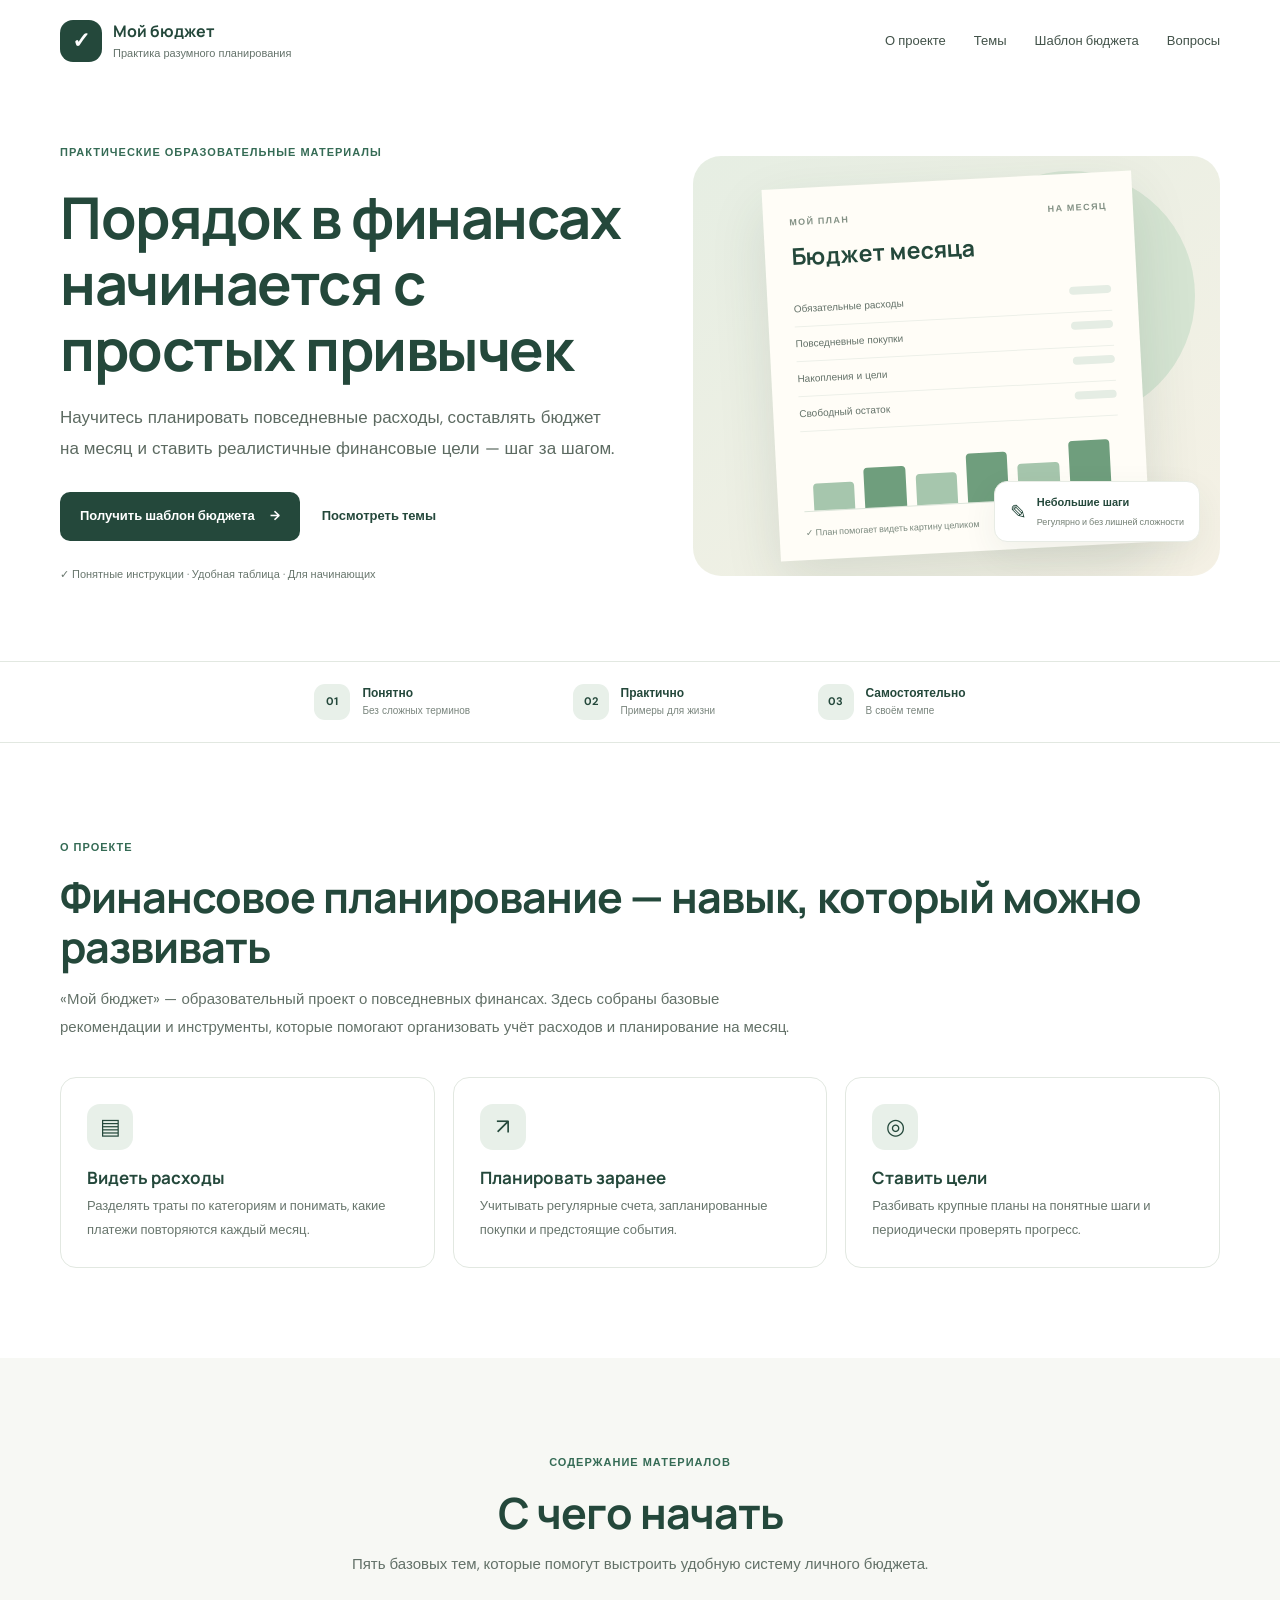
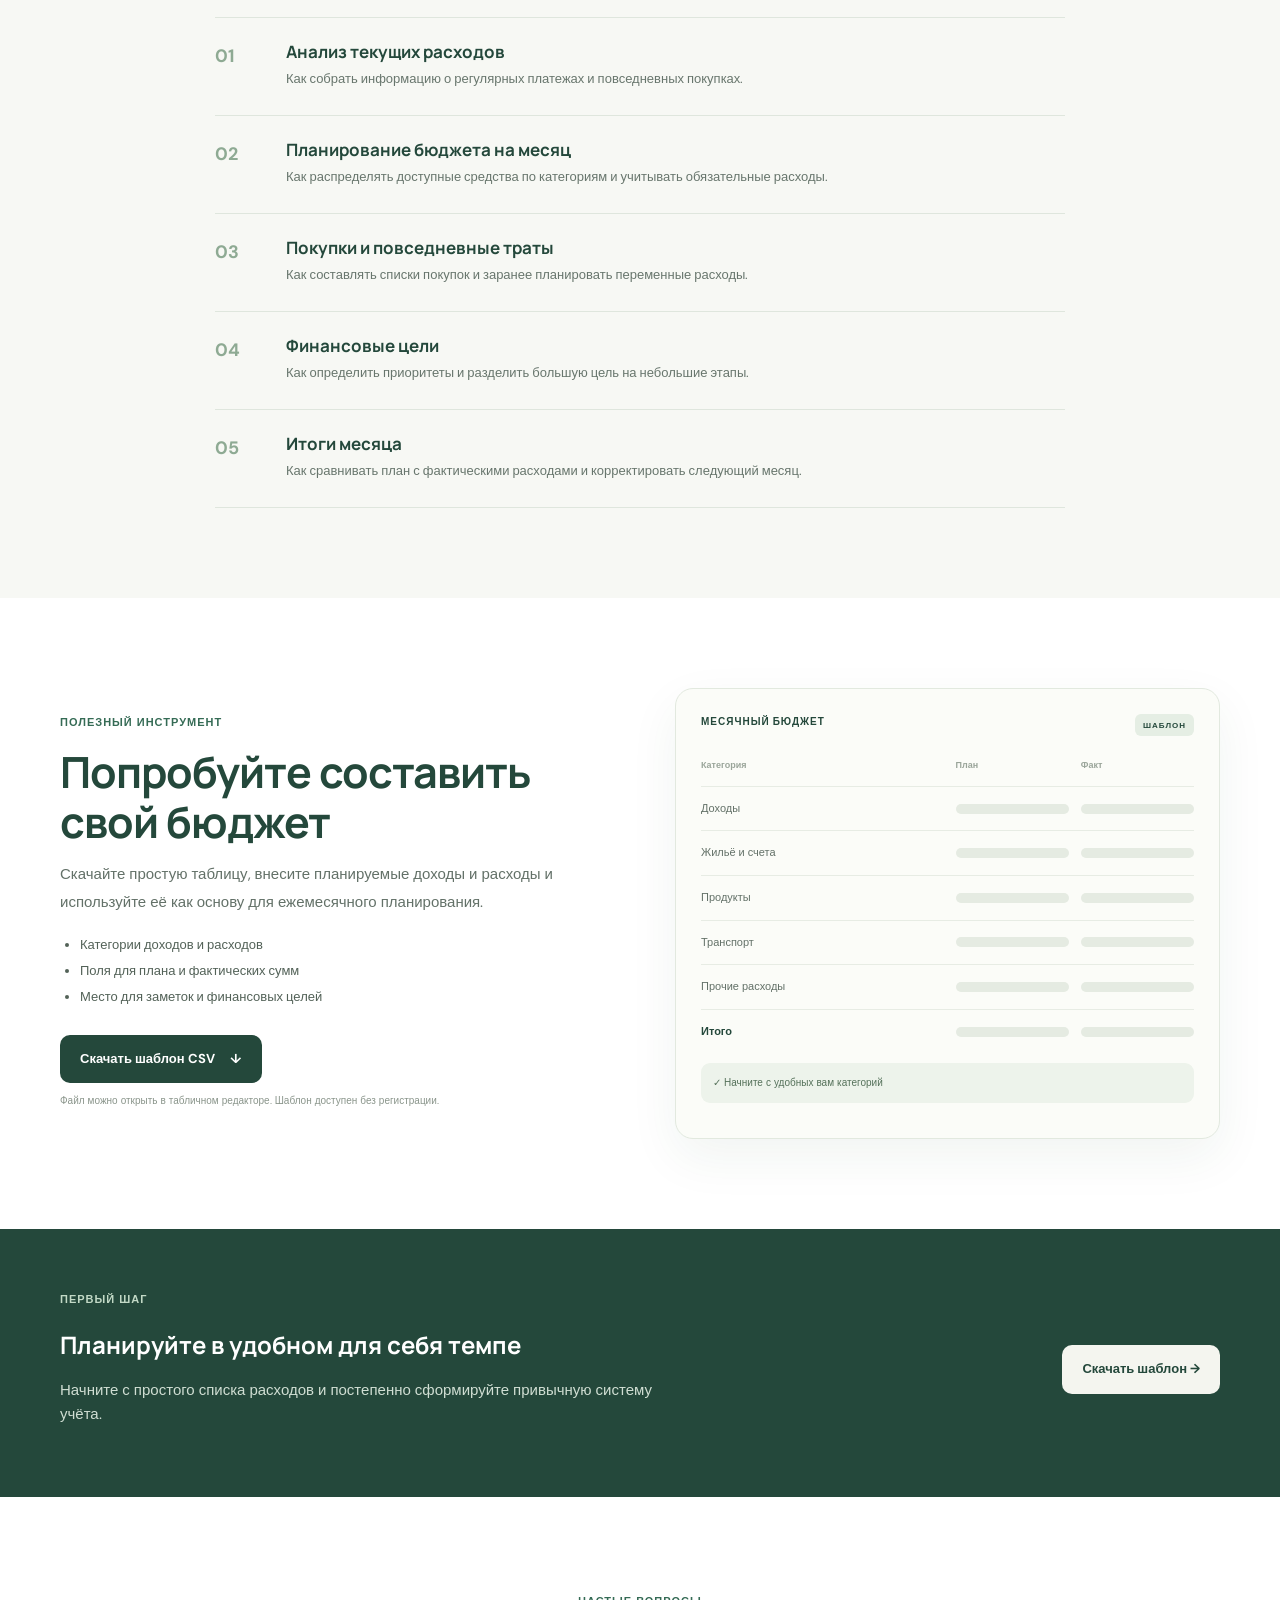
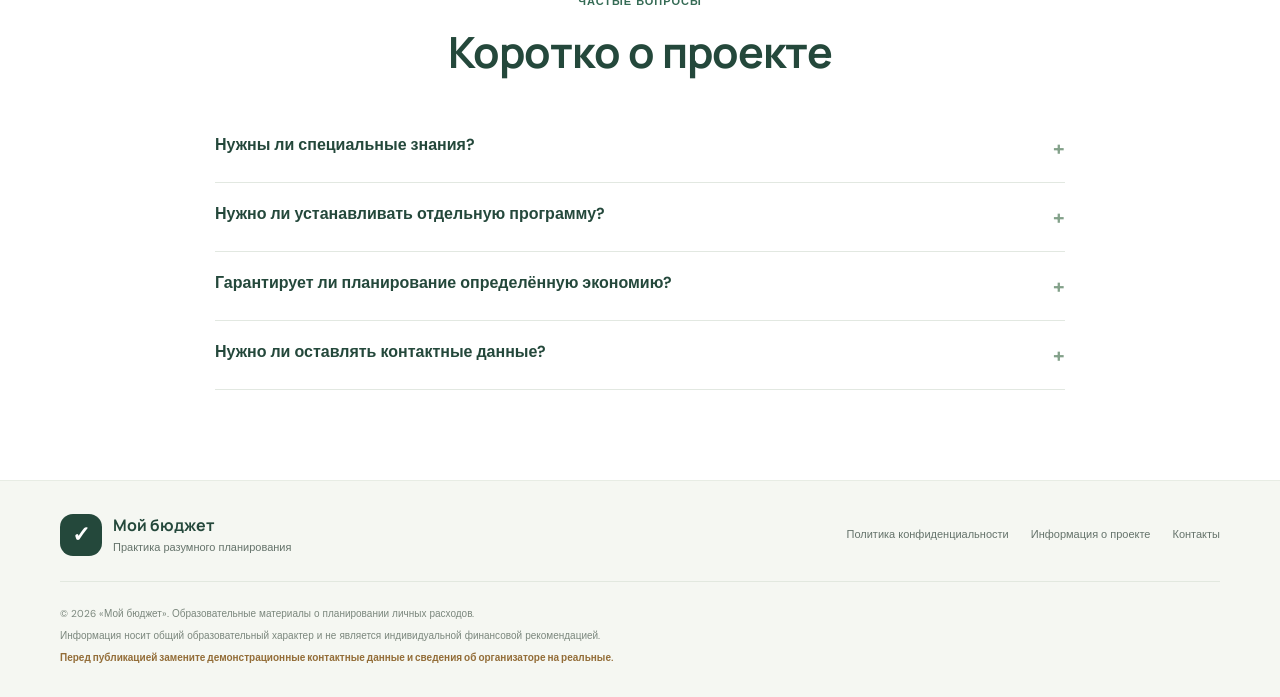
<file: index.html>
<!doctype html>
<html lang="ru"><head><meta charset="utf-8"><meta name="viewport" content="width=device-width,initial-scale=1"><meta name="description" content="Практические материалы по планированию личного бюджета и учёту расходов."><meta name="theme-color" content="#24483b"><title>Мой бюджет — планирование личных расходов</title><link rel="stylesheet" href="styles.css"></head>
<body>
<header class="header"><a class="brand" href="#top"><span class="mark">✓</span><span><b>Мой бюджет</b><small>Практика разумного планирования</small></span></a><button class="menu" aria-expanded="false" aria-label="Открыть меню">☰</button><nav><a href="#about">О проекте</a><a href="#topics">Темы</a><a href="#template">Шаблон бюджета</a><a href="#faq">Вопросы</a></nav></header>
<main id="top">
<section class="hero wrap"><div><span class="eyebrow">Практические образовательные материалы</span><h1>Порядок в финансах начинается с простых привычек</h1><p class="lead">Научитесь планировать повседневные расходы, составлять бюджет на месяц и ставить реалистичные финансовые цели — шаг за шагом.</p><a class="btn" href="#template">Получить шаблон бюджета <span>→</span></a><a class="textlink" href="#topics">Посмотреть темы</a><p class="hint">✓ Понятные инструкции · Удобная таблица · Для начинающих</p></div>
<div class="art" aria-label="Иллюстрация планирования бюджета"><div class="sun"></div><div class="paper"><div class="paper-top">МОЙ ПЛАН <span>НА МЕСЯЦ</span></div><h2>Бюджет месяца</h2><div class="line">Обязательные расходы <i></i></div><div class="line">Повседневные покупки <i></i></div><div class="line">Накопления и цели <i></i></div><div class="line">Свободный остаток <i></i></div><div class="bars"><i></i><i></i><i></i><i></i><i></i><i></i></div><small>✓ План помогает видеть картину целиком</small></div><div class="float">✎ <span><b>Небольшие шаги</b><small>Регулярно и без лишней сложности</small></span></div></div></section>
<section class="strip"><div><b>01</b><span><strong>Понятно</strong><small>Без сложных терминов</small></span></div><div><b>02</b><span><strong>Практично</strong><small>Примеры для жизни</small></span></div><div><b>03</b><span><strong>Самостоятельно</strong><small>В своём темпе</small></span></div></section>
<section class="section wrap" id="about"><span class="eyebrow">О проекте</span><h2>Финансовое планирование — навык, который можно развивать</h2><p class="intro">«Мой бюджет» — образовательный проект о повседневных финансах. Здесь собраны базовые рекомендации и инструменты, которые помогают организовать учёт расходов и планирование на месяц.</p><div class="cards"><article><span class="icon">▤</span><h3>Видеть расходы</h3><p>Разделять траты по категориям и понимать, какие платежи повторяются каждый месяц.</p></article><article><span class="icon">↗</span><h3>Планировать заранее</h3><p>Учитывать регулярные счета, запланированные покупки и предстоящие события.</p></article><article><span class="icon">◎</span><h3>Ставить цели</h3><p>Разбивать крупные планы на понятные шаги и периодически проверять прогресс.</p></article></div></section>
<section class="tinted section" id="topics"><div class="wrap"><div class="center"><span class="eyebrow">Содержание материалов</span><h2>С чего начать</h2><p class="intro">Пять базовых тем, которые помогут выстроить удобную систему личного бюджета.</p></div><div class="topics"><article><b>01</b><div><h3>Анализ текущих расходов</h3><p>Как собрать информацию о регулярных платежах и повседневных покупках.</p></div></article><article><b>02</b><div><h3>Планирование бюджета на месяц</h3><p>Как распределять доступные средства по категориям и учитывать обязательные расходы.</p></div></article><article><b>03</b><div><h3>Покупки и повседневные траты</h3><p>Как составлять списки покупок и заранее планировать переменные расходы.</p></div></article><article><b>04</b><div><h3>Финансовые цели</h3><p>Как определить приоритеты и разделить большую цель на небольшие этапы.</p></div></article><article><b>05</b><div><h3>Итоги месяца</h3><p>Как сравнивать план с фактическими расходами и корректировать следующий месяц.</p></div></article></div></div></section>
<section class="section wrap template" id="template"><div><span class="eyebrow">Полезный инструмент</span><h2>Попробуйте составить свой бюджет</h2><p class="intro">Скачайте простую таблицу, внесите планируемые доходы и расходы и используйте её как основу для ежемесячного планирования.</p><ul><li>Категории доходов и расходов</li><li>Поля для плана и фактических сумм</li><li>Место для заметок и финансовых целей</li></ul><a class="btn" href="budget-template.csv" download>Скачать шаблон CSV <span>↓</span></a><p class="subnote">Файл можно открыть в табличном редакторе. Шаблон доступен без регистрации.</p></div><div class="preview"><div class="previewhead">МЕСЯЧНЫЙ БЮДЖЕТ <span>ШАБЛОН</span></div><div class="row label"><span>Категория</span><span>План</span><span>Факт</span></div><div class="row"><span>Доходы</span><i></i><i></i></div><div class="row"><span>Жильё и счета</span><i></i><i></i></div><div class="row"><span>Продукты</span><i></i><i></i></div><div class="row"><span>Транспорт</span><i></i><i></i></div><div class="row"><span>Прочие расходы</span><i></i><i></i></div><div class="row total"><span>Итого</span><i></i><i></i></div><p class="previewfoot">✓ Начните с удобных вам категорий</p></div></section>
<section class="cta"><div class="wrap ctainner"><div><span class="eyebrow light">Первый шаг</span><h2>Планируйте в удобном для себя темпе</h2><p>Начните с простого списка расходов и постепенно сформируйте привычную систему учёта.</p></div><a class="btn white" href="#template">Скачать шаблон →</a></div></section>
<section class="section wrap faq" id="faq"><div class="center"><span class="eyebrow">Частые вопросы</span><h2>Коротко о проекте</h2></div><details><summary>Нужны ли специальные знания?</summary><p>Нет. Материалы рассчитаны на базовое знакомство с планированием личного бюджета.</p></details><details><summary>Нужно ли устанавливать отдельную программу?</summary><p>Нет. Для начала достаточно блокнота или табличного редактора, поддерживающего CSV.</p></details><details><summary>Гарантирует ли планирование определённую экономию?</summary><p>Нет. Материалы помогают организовать учёт и планирование, но не гарантируют конкретного финансового результата.</p></details><details><summary>Нужно ли оставлять контактные данные?</summary><p>Нет. Шаблон доступен для скачивания без регистрации и заполнения формы.</p></details></section>
</main>
<footer><div class="wrap foot"><a class="brand" href="#top"><span class="mark">✓</span><span><b>Мой бюджет</b><small>Практика разумного планирования</small></span></a><div class="links"><a href="privacy.html">Политика конфиденциальности</a><a href="about.html">Информация о проекте</a><a href="mailto:hello@example.com">Контакты</a></div></div><div class="wrap fine"><p>© <span id="year"></span> «Мой бюджет». Образовательные материалы о планировании личных расходов.</p><p>Информация носит общий образовательный характер и не является индивидуальной финансовой рекомендацией.</p><p class="warning">Перед публикацией замените демонстрационные контактные данные и сведения об организаторе на реальные.</p></div></footer><script src="script.js"></script></body></html>
</file>
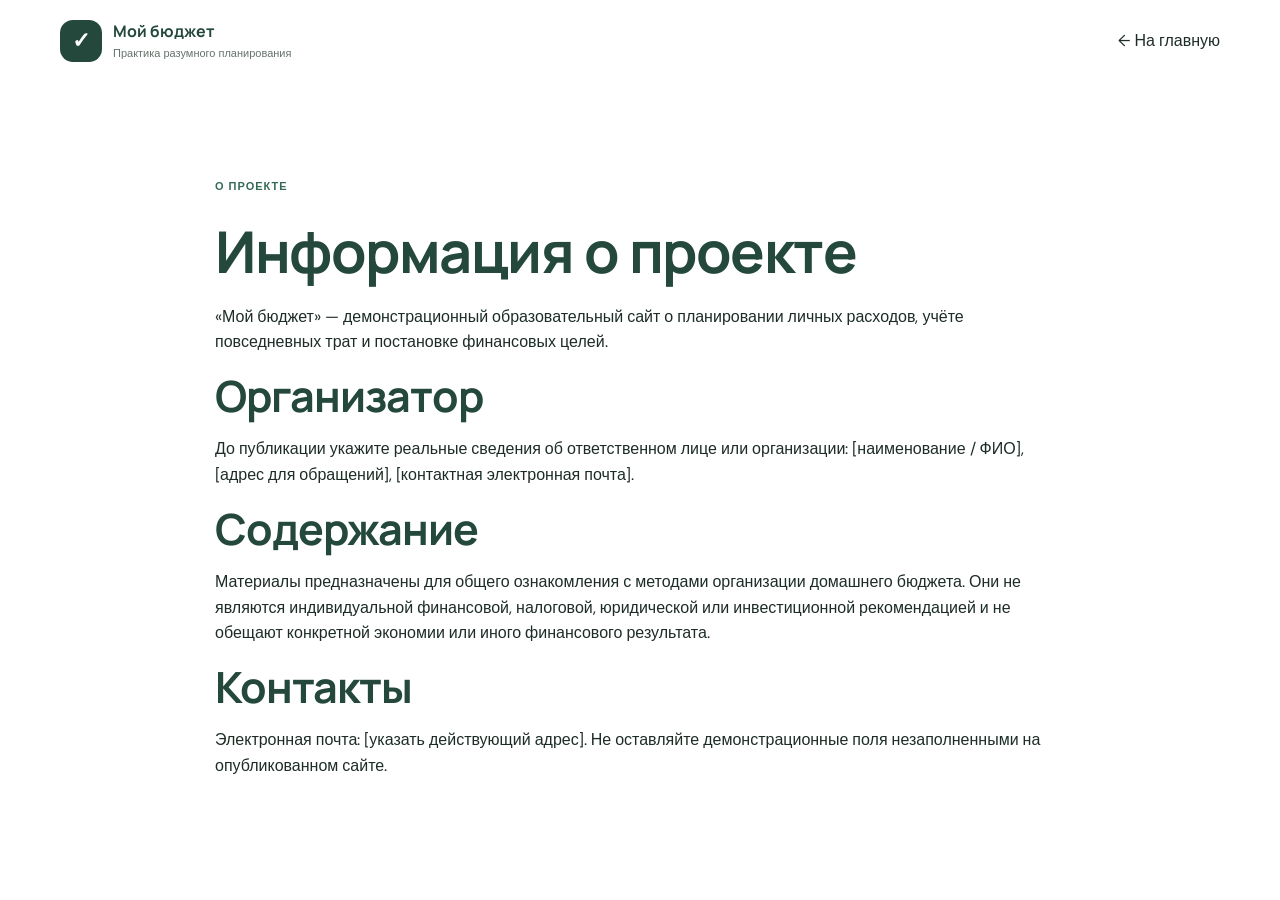
<file: about.html>
<!doctype html><html lang="ru"><head><meta charset="utf-8"><meta name="viewport" content="width=device-width,initial-scale=1"><title>Информация о проекте — Мой бюджет</title><link rel="stylesheet" href="styles.css"></head><body><header class="header"><a class="brand" href="index.html"><span class="mark">✓</span><span><b>Мой бюджет</b><small>Практика разумного планирования</small></span></a><a href="index.html">← На главную</a></header><main class="section wrap" style="max-width:850px"><span class="eyebrow">О проекте</span><h1>Информация о проекте</h1><p>«Мой бюджет» — демонстрационный образовательный сайт о планировании личных расходов, учёте повседневных трат и постановке финансовых целей.</p><h2>Организатор</h2><p>До публикации укажите реальные сведения об ответственном лице или организации: [наименование / ФИО], [адрес для обращений], [контактная электронная почта].</p><h2>Содержание</h2><p>Материалы предназначены для общего ознакомления с методами организации домашнего бюджета. Они не являются индивидуальной финансовой, налоговой, юридической или инвестиционной рекомендацией и не обещают конкретной экономии или иного финансового результата.</p><h2>Контакты</h2><p>Электронная почта: [указать действующий адрес]. Не оставляйте демонстрационные поля незаполненными на опубликованном сайте.</p></main></body></html>
</file>
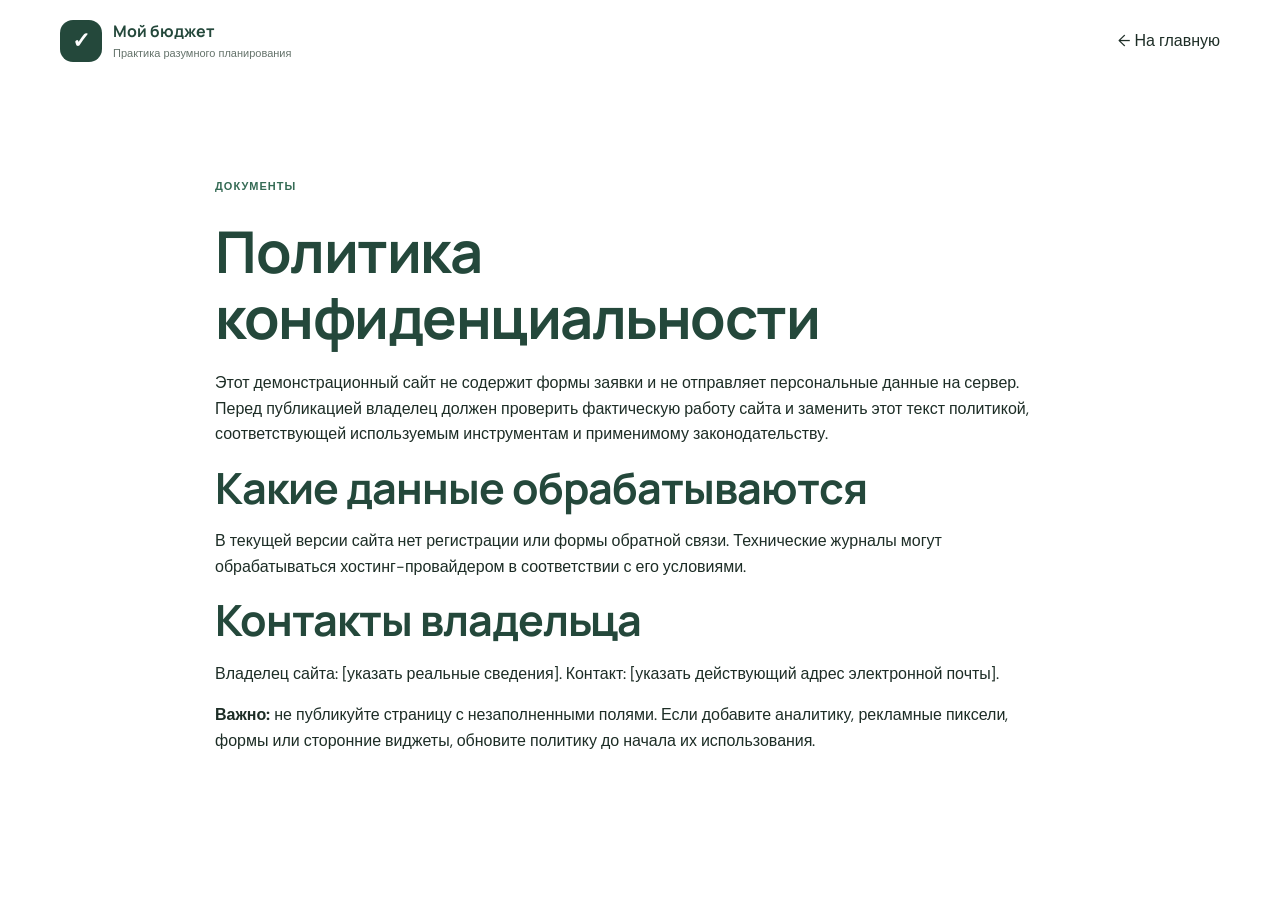
<file: privacy.html>
<!doctype html><html lang="ru"><head><meta charset="utf-8"><meta name="viewport" content="width=device-width,initial-scale=1"><title>Политика конфиденциальности — Мой бюджет</title><link rel="stylesheet" href="styles.css"></head><body><header class="header"><a class="brand" href="index.html"><span class="mark">✓</span><span><b>Мой бюджет</b><small>Практика разумного планирования</small></span></a><a href="index.html">← На главную</a></header><main class="section wrap" style="max-width:850px"><span class="eyebrow">Документы</span><h1>Политика конфиденциальности</h1><p>Этот демонстрационный сайт не содержит формы заявки и не отправляет персональные данные на сервер. Перед публикацией владелец должен проверить фактическую работу сайта и заменить этот текст политикой, соответствующей используемым инструментам и применимому законодательству.</p><h2>Какие данные обрабатываются</h2><p>В текущей версии сайта нет регистрации или формы обратной связи. Технические журналы могут обрабатываться хостинг-провайдером в соответствии с его условиями.</p><h2>Контакты владельца</h2><p>Владелец сайта: [указать реальные сведения]. Контакт: [указать действующий адрес электронной почты].</p><p><strong>Важно:</strong> не публикуйте страницу с незаполненными полями. Если добавите аналитику, рекламные пиксели, формы или сторонние виджеты, обновите политику до начала их использования.</p></main></body></html>
</file>
<file: styles.css>
@import url('https://fonts.googleapis.com/css2?family=DM+Sans:wght@400;500;600;700&family=Manrope:wght@400;500;600;700;800&display=swap');
:root{--g:#24483b;--g2:#356b55;--sage:#e8f0e9;--cream:#f4f5ef;--ink:#1d2d26;--muted:#65736b;--line:#e2e8e1;--max:1160px}*{box-sizing:border-box}html{scroll-behavior:smooth;scroll-padding-top:85px}body{margin:0;font-family:"DM Sans",Arial,sans-serif;color:var(--ink);line-height:1.6}a{color:inherit;text-decoration:none}.wrap{width:min(var(--max),calc(100% - 48px));margin:auto}.header{height:82px;display:flex;align-items:center;justify-content:space-between;gap:24px;width:min(var(--max),calc(100% - 48px));margin:auto}.brand{display:flex;align-items:center;gap:11px}.mark{display:grid;place-items:center;background:var(--g);color:#fff;width:42px;height:42px;border-radius:13px;font-size:22px;font-weight:800}.brand b,.brand small{display:block}.brand b{font-family:Manrope,sans-serif;color:var(--g);font-size:16px}.brand small{font-size:11px;color:var(--muted)}nav{display:flex;gap:28px;font-size:13px;color:#425249}nav a:hover,.links a:hover{color:var(--g2)}.menu{display:none}.hero{display:grid;grid-template-columns:1.05fr .95fr;gap:50px;align-items:center;padding-top:56px;padding-bottom:66px}.eyebrow{font-size:11px;letter-spacing:1px;text-transform:uppercase;font-weight:700;color:var(--g2)}h1,h2,h3{font-family:Manrope,sans-serif;line-height:1.15;color:var(--g)}h1{font-size:clamp(38px,4.5vw,59px);letter-spacing:-1.5px;margin:20px 0}.lead{font-size:17px;line-height:1.8;color:#5c6a61;max-width:560px}.btn{display:inline-flex;align-items:center;gap:15px;background:var(--g);color:#fff;padding:14px 20px;border-radius:10px;font-size:13px;font-weight:700;margin-top:12px}.btn:hover{background:#19372d}.textlink{font-size:13px;font-weight:700;color:var(--g);margin-left:22px}.hint{font-size:11px;color:#69776e;margin-top:25px}.art{min-height:420px;position:relative;border-radius:28px;background:linear-gradient(145deg,#e6eee3,#f5f1e5);display:grid;place-items:center;overflow:hidden}.sun{position:absolute;width:250px;height:250px;border-radius:50%;background:#d5e4d2;right:25px;top:15px}.paper{position:relative;width:78%;max-width:370px;padding:27px 26px 20px;background:#fffdf7;box-shadow:0 22px 55px #29473820;transform:rotate(-3deg);z-index:2}.paper-top{display:flex;justify-content:space-between;color:#829084;font-size:9px;letter-spacing:1.4px;font-weight:700}.paper h2{font-size:23px;margin:14px 0 22px}.line{display:flex;justify-content:space-between;font-size:10px;color:#637168;padding:9px 0;border-bottom:1px solid #edf0e9}.line i{width:42px;height:8px;border-radius:8px;background:#e5ede4}.bars{height:75px;display:flex;align-items:end;gap:10px;padding:15px 10px 0;border-bottom:1px solid #dce5da;margin-top:5px}.bars i{flex:1;background:#a6c6ad;height:45%;border-radius:4px 4px 0 0}.bars i:nth-child(2){height:68%;background:#6f9e7d}.bars i:nth-child(3){height:52%}.bars i:nth-child(4){height:82%;background:#6f9e7d}.bars i:nth-child(5){height:61%}.bars i:nth-child(6){height:94%;background:#6f9e7d}.paper small{display:block;font-size:9px;color:#7b897e;padding-top:14px}.float{position:absolute;bottom:34px;right:20px;background:white;border:1px solid #e8ece5;border-radius:13px;display:flex;gap:10px;align-items:center;padding:12px 15px;box-shadow:0 12px 35px #29473812;z-index:3;color:var(--g);font-size:20px}.float b,.float small{display:block}.float b{font-size:11px}.float small{font-size:9px;color:#758176;margin-top:3px}.strip{border-block:1px solid var(--line);display:flex;justify-content:center;gap:clamp(35px,8vw,120px);padding:22px}.strip>div{display:flex;gap:12px;align-items:center}.strip>div>b{width:36px;height:36px;border-radius:11px;background:var(--sage);display:grid;place-items:center;color:var(--g);font-size:11px}.strip strong,.strip small{display:block}.strip strong{font-size:12px;color:var(--g)}.strip small{font-size:10px;color:#7a867e}.section{padding:90px 0}.section h2{font-size:clamp(30px,3.4vw,43px);letter-spacing:-1px;margin:14px 0}.intro{max-width:740px;color:#637168;font-size:15px;line-height:1.85}.cards{display:grid;grid-template-columns:repeat(3,1fr);gap:18px;margin-top:35px}.cards article{border:1px solid var(--line);border-radius:16px;padding:26px}.icon{width:46px;height:46px;display:grid;place-items:center;background:var(--sage);border-radius:13px;color:var(--g);font-size:22px}.cards h3{font-size:17px;margin:18px 0 7px}.cards p,.topics p{font-size:13px;color:#68766d;line-height:1.8;margin:0}.tinted{background:#f7f8f4}.center{text-align:center;max-width:720px;margin:0 auto 38px}.center .intro{margin:auto}.topics{max-width:850px;margin:auto;border-top:1px solid #dfe6dd}.topics article{display:grid;grid-template-columns:55px 1fr;gap:16px;padding:24px 0;border-bottom:1px solid #dfe6dd}.topics article>b{font-size:18px;color:#8eaa93}.topics h3{font-size:17px;margin:0 0 6px}.template{display:grid;grid-template-columns:1fr 1fr;gap:70px;align-items:center}.template h2{max-width:470px}.template ul{padding-left:20px;color:#536258;font-size:13px;line-height:2}.subnote{font-size:10px;color:#8a958b}.preview{border:1px solid #e2e9df;border-radius:18px;padding:25px;background:#fbfcf8;box-shadow:0 18px 50px #254a3710}.previewhead{display:flex;justify-content:space-between;font-size:10px;letter-spacing:1px;font-weight:800;color:var(--g);margin-bottom:22px}.previewhead span{background:#e5eee4;padding:5px 8px;border-radius:6px;font-size:8px}.row{display:grid;grid-template-columns:1.5fr .7fr .7fr;gap:12px;padding:13px 0;border-bottom:1px solid #e7ece4;font-size:11px;color:#637168}.row i{height:10px;border-radius:6px;background:#e5ebe2;align-self:center}.row.label{font-size:9px;color:#9aa59a;font-weight:700;padding-top:0}.row.total{font-weight:800;color:var(--g);border:0}.previewfoot{border-radius:9px;background:#edf3eb;color:#55715a;padding:12px;font-size:10px}.cta{background:var(--g);color:#fff;padding:56px 0}.ctainner{display:flex;align-items:center;justify-content:space-between;gap:40px}.light{color:#c2d9c6}.cta h2{color:white;max-width:640px}.cta p{color:#d0ded3;max-width:620px;font-size:15px}.white{background:var(--cream);color:var(--g);white-space:nowrap}.faq{max-width:850px}.faq details{border-bottom:1px solid var(--line);padding:18px 0}.faq summary{cursor:pointer;list-style:none;font-weight:700;color:var(--g);display:flex;justify-content:space-between;gap:20px}.faq summary::-webkit-details-marker{display:none}.faq summary:after{content:"+";font-size:20px;color:#83a18a}.faq details[open] summary:after{content:"−"}.faq details p{font-size:13px;color:#68766d;line-height:1.8}footer{background:#f5f7f2;border-top:1px solid #e7ece4;padding:32px 0 25px}.foot{display:flex;align-items:center;justify-content:space-between;gap:25px;padding-bottom:24px}.links{display:flex;gap:22px;flex-wrap:wrap;font-size:11px;color:#65736b}.fine{border-top:1px solid #e2e8df;padding-top:18px}.fine p{font-size:10px;color:#7b877d;margin:6px 0}.fine .warning{color:#936d38;font-weight:600}
@media(max-width:850px){nav{gap:16px}.hero{gap:28px}.template{gap:35px}}
@media(max-width:680px){.wrap,.header{width:calc(100% - 34px)}.header{height:72px}.brand small{font-size:9px}.mark{width:38px;height:38px}.menu{display:block;border:0;background:var(--sage);border-radius:9px;padding:9px 12px;font-size:20px;color:var(--g)}nav{display:none;position:absolute;top:65px;left:17px;right:17px;z-index:10;background:white;padding:16px;border:1px solid var(--line);border-radius:13px;box-shadow:0 12px 30px #172d2015;flex-direction:column;gap:0}nav.open{display:flex}nav a{padding:12px 8px;border-bottom:1px solid #edf0ea}.hero{grid-template-columns:1fr;padding-top:37px;padding-bottom:43px;gap:30px}.hero h1{font-size:39px}.lead{font-size:15px}.art{min-height:350px}.paper{padding:22px 20px 17px}.paper h2{font-size:20px}.float{right:10px;bottom:20px}.strip{display:grid;grid-template-columns:1fr;gap:15px;padding:20px 26px}.section{padding:65px 0}.section h2{font-size:31px}.cards{grid-template-columns:1fr;gap:12px}.cards article{padding:22px}.topics article{grid-template-columns:38px 1fr;gap:11px;padding:20px 0}.topics h3{font-size:15px}.topics p{font-size:12px}.template{grid-template-columns:1fr;gap:32px}.preview{padding:19px}.ctainner{align-items:flex-start;flex-direction:column;gap:22px}.foot{align-items:flex-start;flex-direction:column}.links{flex-direction:column;gap:10px}.textlink{display:inline-block;margin-left:14px}.btn{font-size:12px;padding:13px 16px}}
@media(prefers-reduced-motion:reduce){html{scroll-behavior:auto}}
</file>
